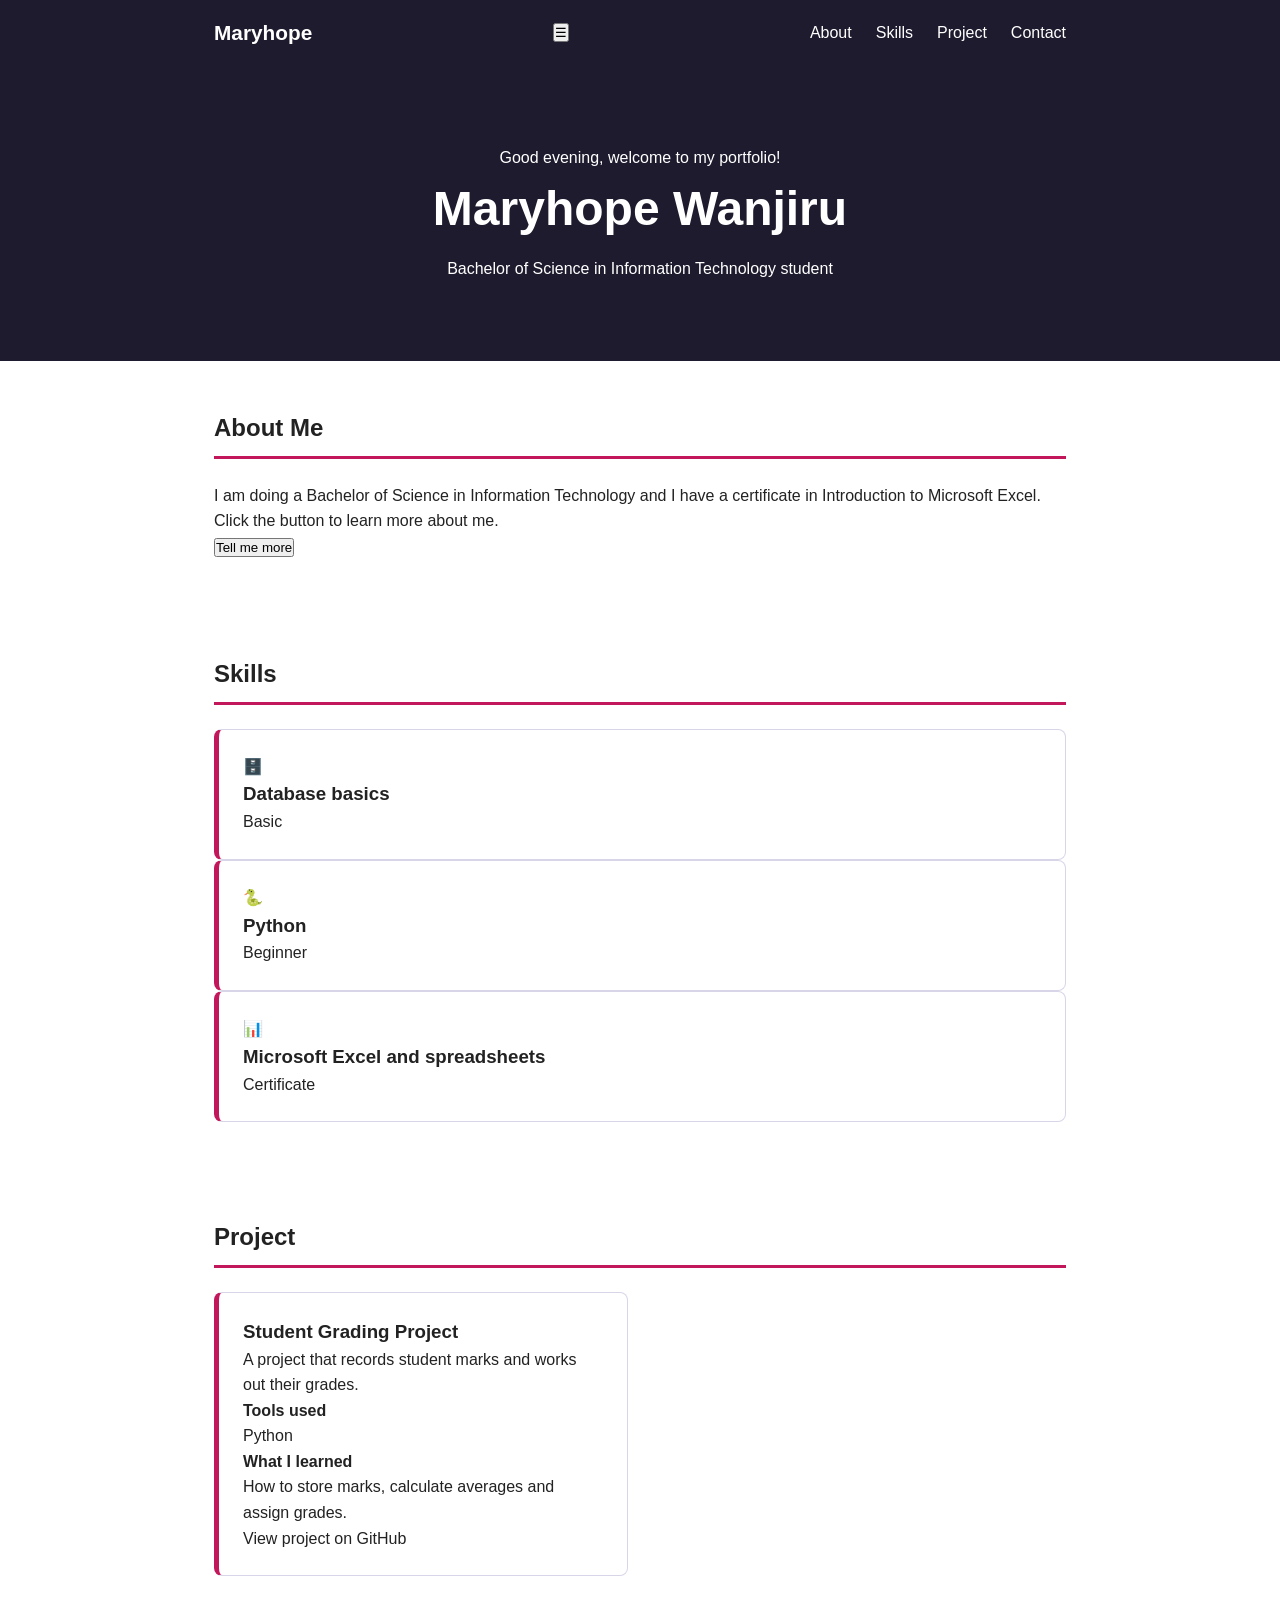
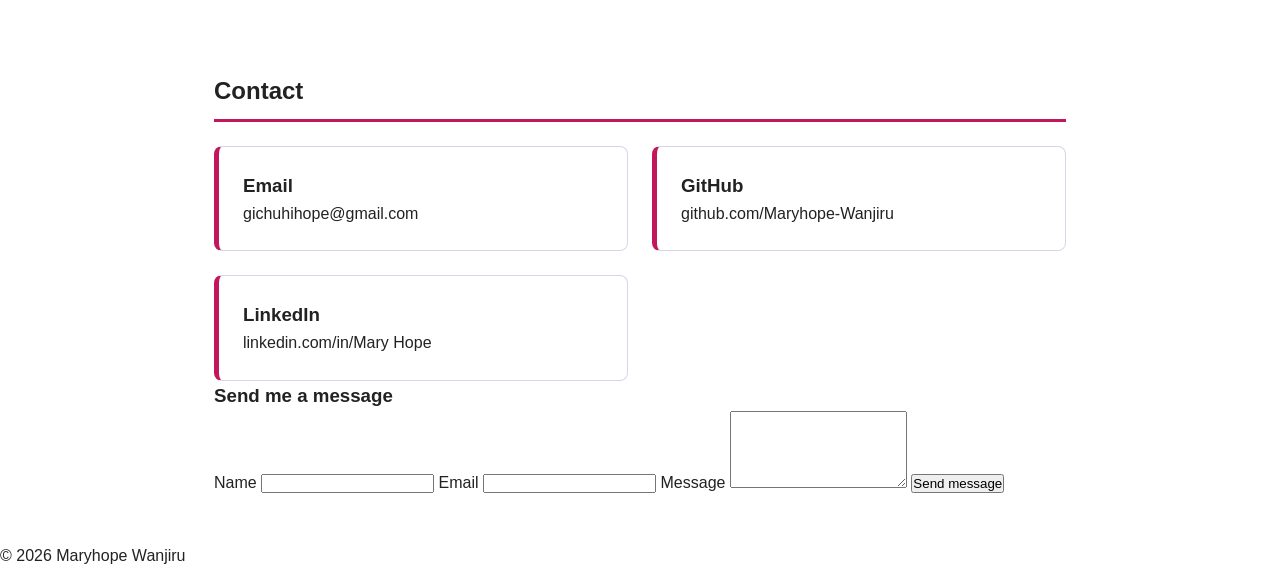
<file: index.html>
<!DOCTYPE html>
<html lang="en">
<head>
  <meta charset="UTF-8">
  <meta name="viewport" content="width=device-width, initial-scale=1.0">
  <title>Maryhope Wanjiru | Portfolio</title>
  <link rel="stylesheet" href="style.css">
</head>
<body>

  <header>
    <nav>
  <a href="#about" class="logo">Maryhope</a>

  <button id="menu-toggle" class="menu-toggle" aria-label="Toggle menu" aria-expanded="false">☰</button>

  <ul id="nav-menu">
    <li><a href="#about">About</a></li>
    <li><a href="#skills">Skills</a></li>
    <li><a href="#project">Project</a></li>
    <li><a href="#contact">Contact</a></li>
  </ul>
</nav>
  </header>

  <section class="hero">
    <p id="greeting" class="greeting"></p>
    <h1>Maryhope Wanjiru</h1>
    <p>Bachelor of Science in Information Technology student</p>
  </section>

  <main>

    <section id="about">
  <h2>About Me</h2>
  <p>
    I am doing a Bachelor of Science in Information Technology and I have a
    certificate in Introduction to Microsoft Excel.
  </p>
  <p id="fact" class="fact">Click the button to learn more about me.</p>
  <button id="fact-btn" class="btn">Tell me more</button>
</section>
    <section id="skills">
  <h2>Skills</h2>
  <div class="skills-grid">
    <div class="card skill">
      <span class="icon">🗄️</span>
      <h3>Database basics</h3>
      <span class="level">Basic</span>
    </div>
    <div class="card skill">
      <span class="icon">🐍</span>
      <h3>Python</h3>
      <span class="level">Beginner</span>
    </div>
    <div class="card skill">
      <span class="icon">📊</span>
      <h3>Microsoft Excel and spreadsheets</h3>
      <span class="level">Certificate</span>
    </div>
  </div>
</section>

    <section id="project">
  <h2>Project</h2>
  <div class="cards single">
    <div class="card">
      <h3>Student Grading Project</h3>
      <p>A project that records student marks and works out their grades.</p>

      <h4>Tools used</h4>
      <p>Python</p>

      <h4>What I learned</h4>
      <p>How to store marks, calculate averages and assign grades.</p>

      <p><a href="https://github.com/your-username/grading-project">View project on GitHub</a></p>
    </div>
  </div>
</section>

    <section id="contact">
  <h2>Contact</h2>
  <div class="cards">
    <div class="card">
      <h3>Email</h3>
      <p><a href="mailto:gichuhihope@gmail.com">gichuhihope@gmail.com</a></p>
    </div>
    <div class="card">
      <h3>GitHub</h3>
      <p><a href="https://github.com/Maryhope-Wanjiru">github.com/Maryhope-Wanjiru</a></p>
    </div>
    <div class="card">
      <h3>LinkedIn</h3>
      <p><a href="https://www.linkedin.com/in/Mary Hope">linkedin.com/in/Mary Hope</a></p>
    </div>
  </div>
  <form id="contact-form" novalidate>
  <h3>Send me a message</h3>

  <label for="name">Name</label>
  <input type="text" id="name">
  <span class="error" id="name-error"></span>

  <label for="email">Email</label>
  <input type="email" id="email">
  <span class="error" id="email-error"></span>

  <label for="message">Message</label>
  <textarea id="message" rows="5"></textarea>
  <span class="error" id="message-error"></span>

  <button type="submit" class="btn">Send message</button>
  <p id="form-status" class="form-status"></p>
</form>
</section>

  </main>

  <footer>
    <p>&copy; 2026 Maryhope Wanjiru</p>
  </footer>
  <script src="script.js"></script>
</body>
</body>
</html>
</file>
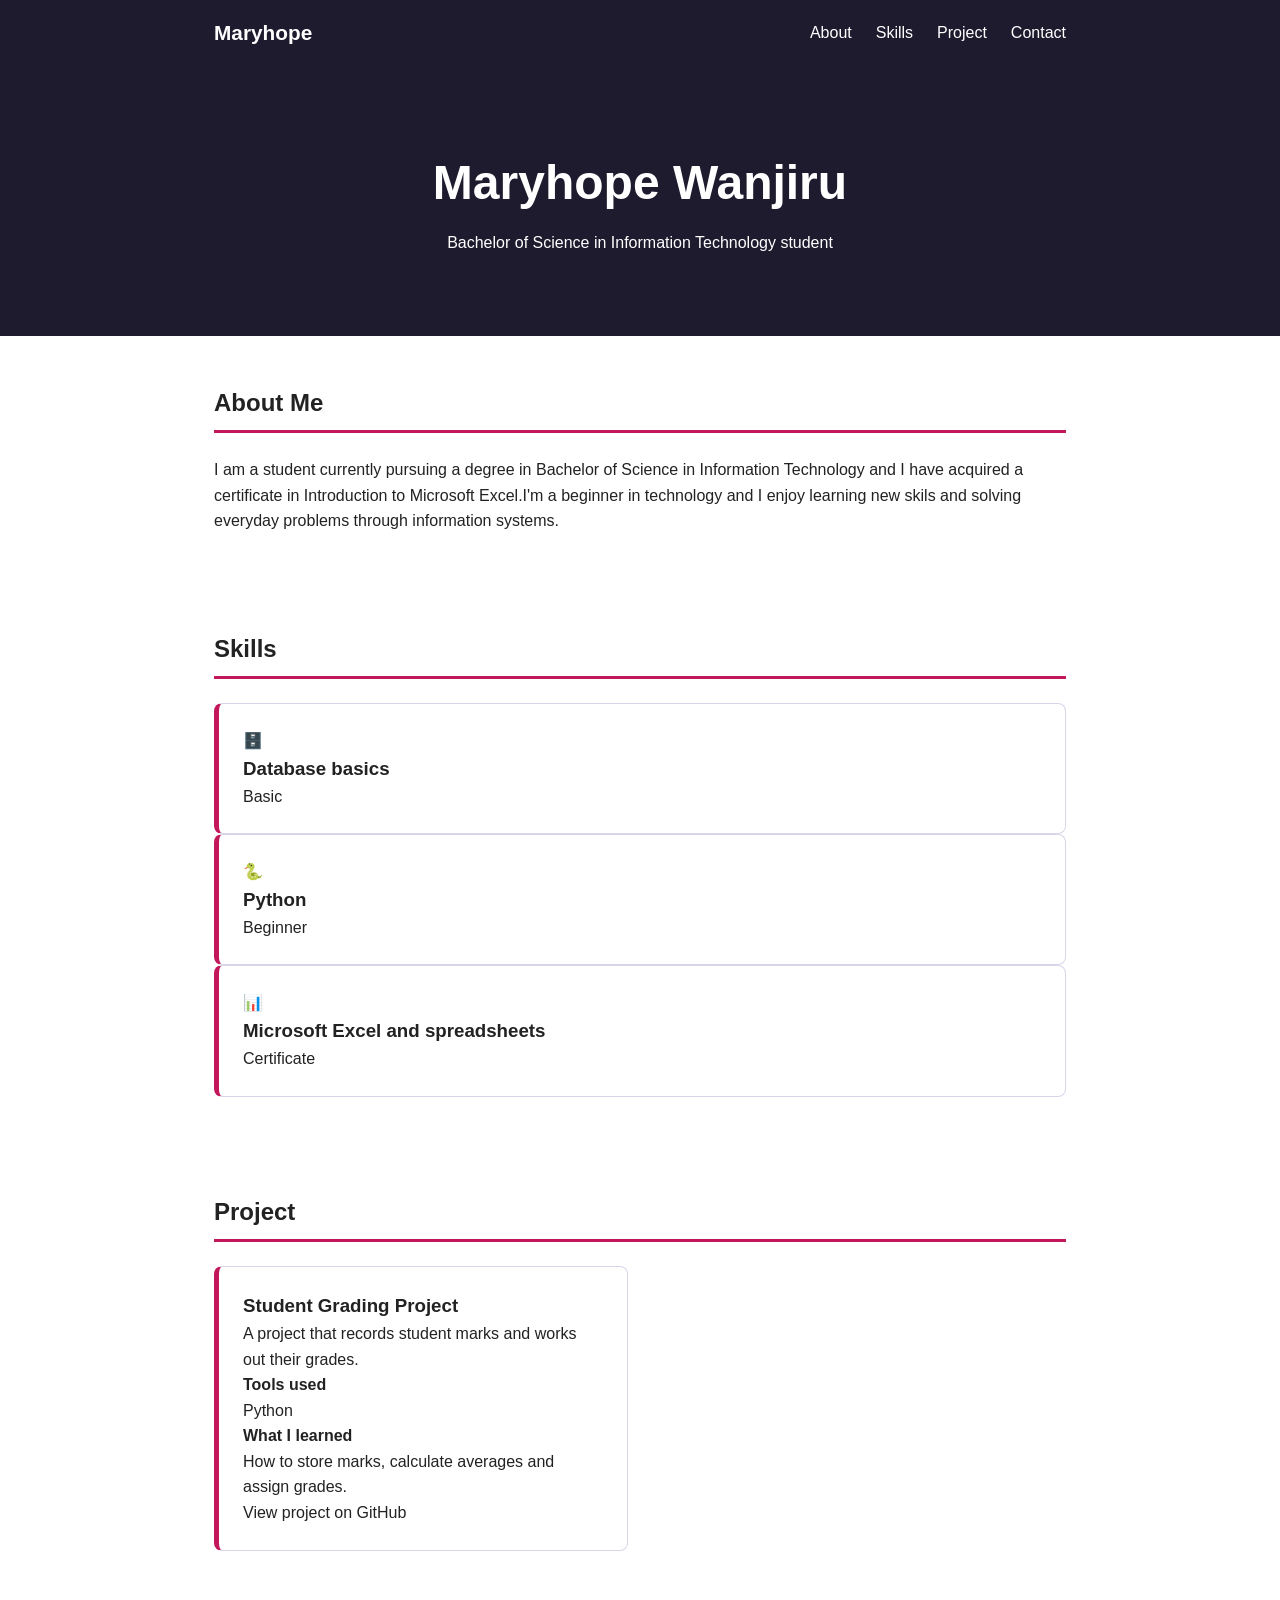
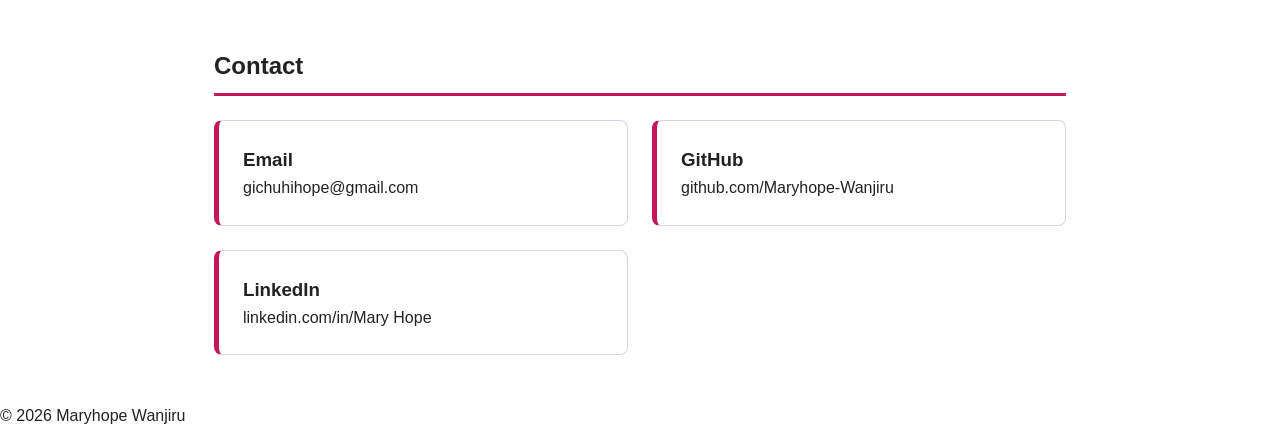
<file: My Portfolio/index.html>
<!DOCTYPE html>
<html lang="en">
<head>
  <meta charset="UTF-8">
  <meta name="viewport" content="width=device-width, initial-scale=1.0">
  <title>Maryhope Wanjiru | Portfolio</title>
  <link rel="stylesheet" href="style.css">
</head>
<body>

  <header>
    <nav>
      <a href="#about" class="logo">Maryhope</a>
      <ul>
        <li><a href="#about">About</a></li>
        <li><a href="#skills">Skills</a></li>
        <li><a href="#project">Project</a></li>
        <li><a href="#contact">Contact</a></li>
      </ul>
    </nav>
  </header>

  <section class="hero">
    <h1>Maryhope Wanjiru</h1>
    <p>Bachelor of Science in Information Technology student</p>
  </section>

  <main>

    <section id="about">
      <h2>About Me</h2>
      <p>
        I am a student currently pursuing a degree in Bachelor of Science in Information Technology and I have acquired a certificate in Introduction to Microsoft Excel.I'm a beginner in technology and I enjoy 
        learning new skils and solving everyday problems through information systems.
      </p>
    </section>

    <section id="skills">
  <h2>Skills</h2>
  <div class="skills-grid">
    <div class="card skill">
      <span class="icon">🗄️</span>
      <h3>Database basics</h3>
      <span class="level">Basic</span>
    </div>
    <div class="card skill">
      <span class="icon">🐍</span>
      <h3>Python</h3>
      <span class="level">Beginner</span>
    </div>
    <div class="card skill">
      <span class="icon">📊</span>
      <h3>Microsoft Excel and spreadsheets</h3>
      <span class="level">Certificate</span>
    </div>
  </div>
</section>

    <section id="project">
  <h2>Project</h2>
  <div class="cards single">
    <div class="card">
      <h3>Student Grading Project</h3>
      <p>A project that records student marks and works out their grades.</p>

      <h4>Tools used</h4>
      <p>Python</p>

      <h4>What I learned</h4>
      <p>How to store marks, calculate averages and assign grades.</p>

      <p><a href="https://github.com/your-username/grading-project">View project on GitHub</a></p>
    </div>
  </div>
</section>

    <section id="contact">
  <h2>Contact</h2>
  <div class="cards">
    <div class="card">
      <h3>Email</h3>
      <p><a href="mailto:gichuhihope@gmail.com">gichuhihope@gmail.com</a></p>
    </div>
    <div class="card">
      <h3>GitHub</h3>
      <p><a href="https://github.com/Maryhope-Wanjiru">github.com/Maryhope-Wanjiru</a></p>
    </div>
    <div class="card">
      <h3>LinkedIn</h3>
      <p><a href="https://www.linkedin.com/in/Mary Hope">linkedin.com/in/Mary Hope</a></p>
    </div>
  </div>
</section>

  </main>

  <footer>
    <p>&copy; 2026 Maryhope Wanjiru</p>
  </footer>

</body>
</html>
</file>
<file: style.css>
/* Basic reset */
* {
  margin: 0;
  padding: 0;
  box-sizing: border-box;
}

html {
  scroll-behavior: smooth;
  scroll-padding-top: 70px;
}

body {
  font-family: Arial, sans-serif;
  color: #222222;
  line-height: 1.6;
}

a {
  color: inherit;
  text-decoration: none;
}

/* Navigation */
header {
  position: sticky;
  top: 0;
  background-color: #1e1b2e;
}

nav {
  max-width: 900px;
  margin: 0 auto;
  padding: 1rem 1.5rem;
  display: flex;
  justify-content: space-between;
  align-items: center;
}

.logo {
  color: white;
  font-size: 1.3rem;
  font-weight: bold;
}

nav ul {
  list-style: none;
  display: flex;
  gap: 1.5rem;
}

nav ul a {
  color: white;
  padding-bottom: 4px;
  border-bottom: 2px solid transparent;
  transition: color 0.3s, border-color 0.3s;
}

nav ul a:hover,
nav ul a:focus {
  color: white;
  border-bottom-color: #c2185b;
}

/* Hero */
.hero {
  background-color: #1e1b2e;
  color: white;
  text-align: center;
  padding: 5rem 1.5rem;
  animation: fadeIn 1s ease-out;
}

.hero h1 {
  font-size: 3rem;
  margin-bottom: 0.5rem;
}

@keyframes fadeIn {
  from { opacity: 0; }
  to   { opacity: 1; }
}

/* Sections */
main {
  max-width: 900px;
  margin: 0 auto;
}

main section {
  padding: 3rem 1.5rem;
}

h2 {
  margin-bottom: 1.5rem;
  padding-bottom: 0.5rem;
  border-bottom: 3px solid #c2185b;
}

/* Cards (CSS Grid) */
.cards {
  display: grid;
  grid-template-columns: repeat(2, 1fr);
  gap: 1.5rem;
}

.card {
  border: 1px solid #d9d5e8;
  border-left: 5px solid #c2185b;
  border-radius: 8px;
  padding: 1.5rem;
  transition: transform 0.3s, box-shadow 0.3s;
}

.card:hover {
  transform: translateY(-5px);
  box-shadow: 0 8px 16px rgba(0, 0, 0, 0.15);
}

.card h3 {
.skills-grid {
  display: grid;
  grid-template-columns: repeat(3, 1fr);
  gap: 1.5rem;
}

.skill {
  text-align: center;
}

.icon {
  display: block;
  font-size: 2rem;
  margin-bottom: 0.5rem;
}

.level {
  display: inline-block;
  margin-top: 0.5rem;
  padding: 0.2rem 0.8rem;
  border: 1px solid #c2185b;
  border-radius: 999px;
  font-size: 0.85rem;
  color: #8e1142;
}

.single {
  grid-template-columns: 1fr;
}

.card h4 {
  margin-top: 1rem;
}
.card a:hover,
.card a:focus {
  color: #c2185b;
  text-decoration: underline;
}

/* Footer */
footer {
  background-color: #1e1b2e;
  color: #d9d5e8;
  text-align: center;
  padding: 1.5rem;
}
/* Hamburger button (hidden on large screens) */
.menu-toggle {
  display: none;
  background: none;
  border: 2px solid white;
  color: white;
  font-size: 1.4rem;
  padding: 0.1rem 0.7rem;
  border-radius: 6px;
  cursor: pointer;
  transition: background-color 0.3s;
}

.menu-toggle:hover,
.menu-toggle:focus {
  background-color: #c2185b;
  border-color: #c2185b;
}

/* Greeting */
.greeting {
  color: #d9d5e8;
  margin-bottom: 0.5rem;
}

/* Buttons */
.btn {
  display: inline-block;
  padding: 0.7rem 1.5rem;
  background-color: #c2185b;
  color: white;
  border: 2px solid #c2185b;
  border-radius: 6px;
  font-size: 1rem;
  font-weight: bold;
  cursor: pointer;
  transition: background-color 0.3s, transform 0.3s;
}

.btn:hover,
.btn:focus {
  background-color: #8e1142;
  border-color: #8e1142;
  transform: translateY(-2px);
}

.fact {
  margin: 1rem 0;
  font-weight: bold;
}

/* Contact form */
form {
  margin-top: 2.5rem;
  display: flex;
  flex-direction: column;
  gap: 0.4rem;
  max-width: 500px;
}

label {
  font-weight: bold;
  margin-top: 0.5rem;
}

input,
textarea {
  padding: 0.7rem;
  border: 1px solid #d9d5e8;
  border-radius: 6px;
  font-family: inherit;
  font-size: 1rem;
}

input:focus,
textarea:focus {
  outline: none;
  border-color: #c2185b;
  box-shadow: 0 0 0 3px rgba(194, 24, 91, 0.2);
}

input.invalid,
textarea.invalid {
  border-color: #b00020;
}

.error {
  color: #b00020;
  font-size: 0.9rem;
  min-height: 1.2rem;
}

.form-status {
  color: #1b7a3d;
  font-weight: bold;
  margin-top: 0.5rem;
}

form .btn {
  align-self: flex-start;
  margin-top: 1rem;
}

/* Responsive: phones and small screens */
@media (max-width: 600px) {
  nav {
    flex-wrap: wrap;
  }

  .menu-toggle {
    display: block;
  }

  nav ul {
    display: none;
    width: 100%;
    flex-direction: column;
    gap: 0.75rem;
    padding-top: 1rem;
  }

  nav ul.open {
    display: flex;
  }

  .hero h1 {
    font-size: 2rem;
  }

  .cards,
  .skills-grid {
    grid-template-columns: 1fr;
  }
}
}
</file>
<file: My Portfolio/style.css>
/* Basic reset */
* {
  margin: 0;
  padding: 0;
  box-sizing: border-box;
}

html {
  scroll-behavior: smooth;
  scroll-padding-top: 70px;
}

body {
  font-family: Arial, sans-serif;
  color: #222222;
  line-height: 1.6;
}

a {
  color: inherit;
  text-decoration: none;
}

/* Navigation */
header {
  position: sticky;
  top: 0;
  background-color: #1e1b2e;
}

nav {
  max-width: 900px;
  margin: 0 auto;
  padding: 1rem 1.5rem;
  display: flex;
  justify-content: space-between;
  align-items: center;
}

.logo {
  color: white;
  font-size: 1.3rem;
  font-weight: bold;
}

nav ul {
  list-style: none;
  display: flex;
  gap: 1.5rem;
}

nav ul a {
  color: white;
  padding-bottom: 4px;
  border-bottom: 2px solid transparent;
  transition: color 0.3s, border-color 0.3s;
}

nav ul a:hover,
nav ul a:focus {
  color: white;
  border-bottom-color: #c2185b;
}

/* Hero */
.hero {
  background-color: #1e1b2e;
  color: white;
  text-align: center;
  padding: 5rem 1.5rem;
  animation: fadeIn 1s ease-out;
}

.hero h1 {
  font-size: 3rem;
  margin-bottom: 0.5rem;
}

@keyframes fadeIn {
  from { opacity: 0; }
  to   { opacity: 1; }
}

/* Sections */
main {
  max-width: 900px;
  margin: 0 auto;
}

main section {
  padding: 3rem 1.5rem;
}

h2 {
  margin-bottom: 1.5rem;
  padding-bottom: 0.5rem;
  border-bottom: 3px solid #c2185b;
}

/* Cards (CSS Grid) */
.cards {
  display: grid;
  grid-template-columns: repeat(2, 1fr);
  gap: 1.5rem;
}

.card {
  border: 1px solid #d9d5e8;
  border-left: 5px solid #c2185b;
  border-radius: 8px;
  padding: 1.5rem;
  transition: transform 0.3s, box-shadow 0.3s;
}

.card:hover {
  transform: translateY(-5px);
  box-shadow: 0 8px 16px rgba(0, 0, 0, 0.15);
}

.card h3 {
.skills-grid {
  display: grid;
  grid-template-columns: repeat(3, 1fr);
  gap: 1.5rem;
}

.skill {
  text-align: center;
}

.icon {
  display: block;
  font-size: 2rem;
  margin-bottom: 0.5rem;
}

.level {
  display: inline-block;
  margin-top: 0.5rem;
  padding: 0.2rem 0.8rem;
  border: 1px solid #c2185b;
  border-radius: 999px;
  font-size: 0.85rem;
  color: #8e1142;
}

.single {
  grid-template-columns: 1fr;
}

.card h4 {
  margin-top: 1rem;
}
.card a:hover,
.card a:focus {
  color: #c2185b;
  text-decoration: underline;
}

/* Footer */
footer {
  background-color: #1e1b2e;
  color: #d9d5e8;
  text-align: center;
  padding: 1.5rem;
}

/* Responsive: phones and small screens */
@media (max-width: 600px) {
  nav {
    flex-direction: column;
    gap: 0.75rem;
  }

  .hero h1 {
    font-size: 2rem;
  }

  .cards,
.skills-grid {
  grid-template-columns: 1fr;
}
}
</file>
